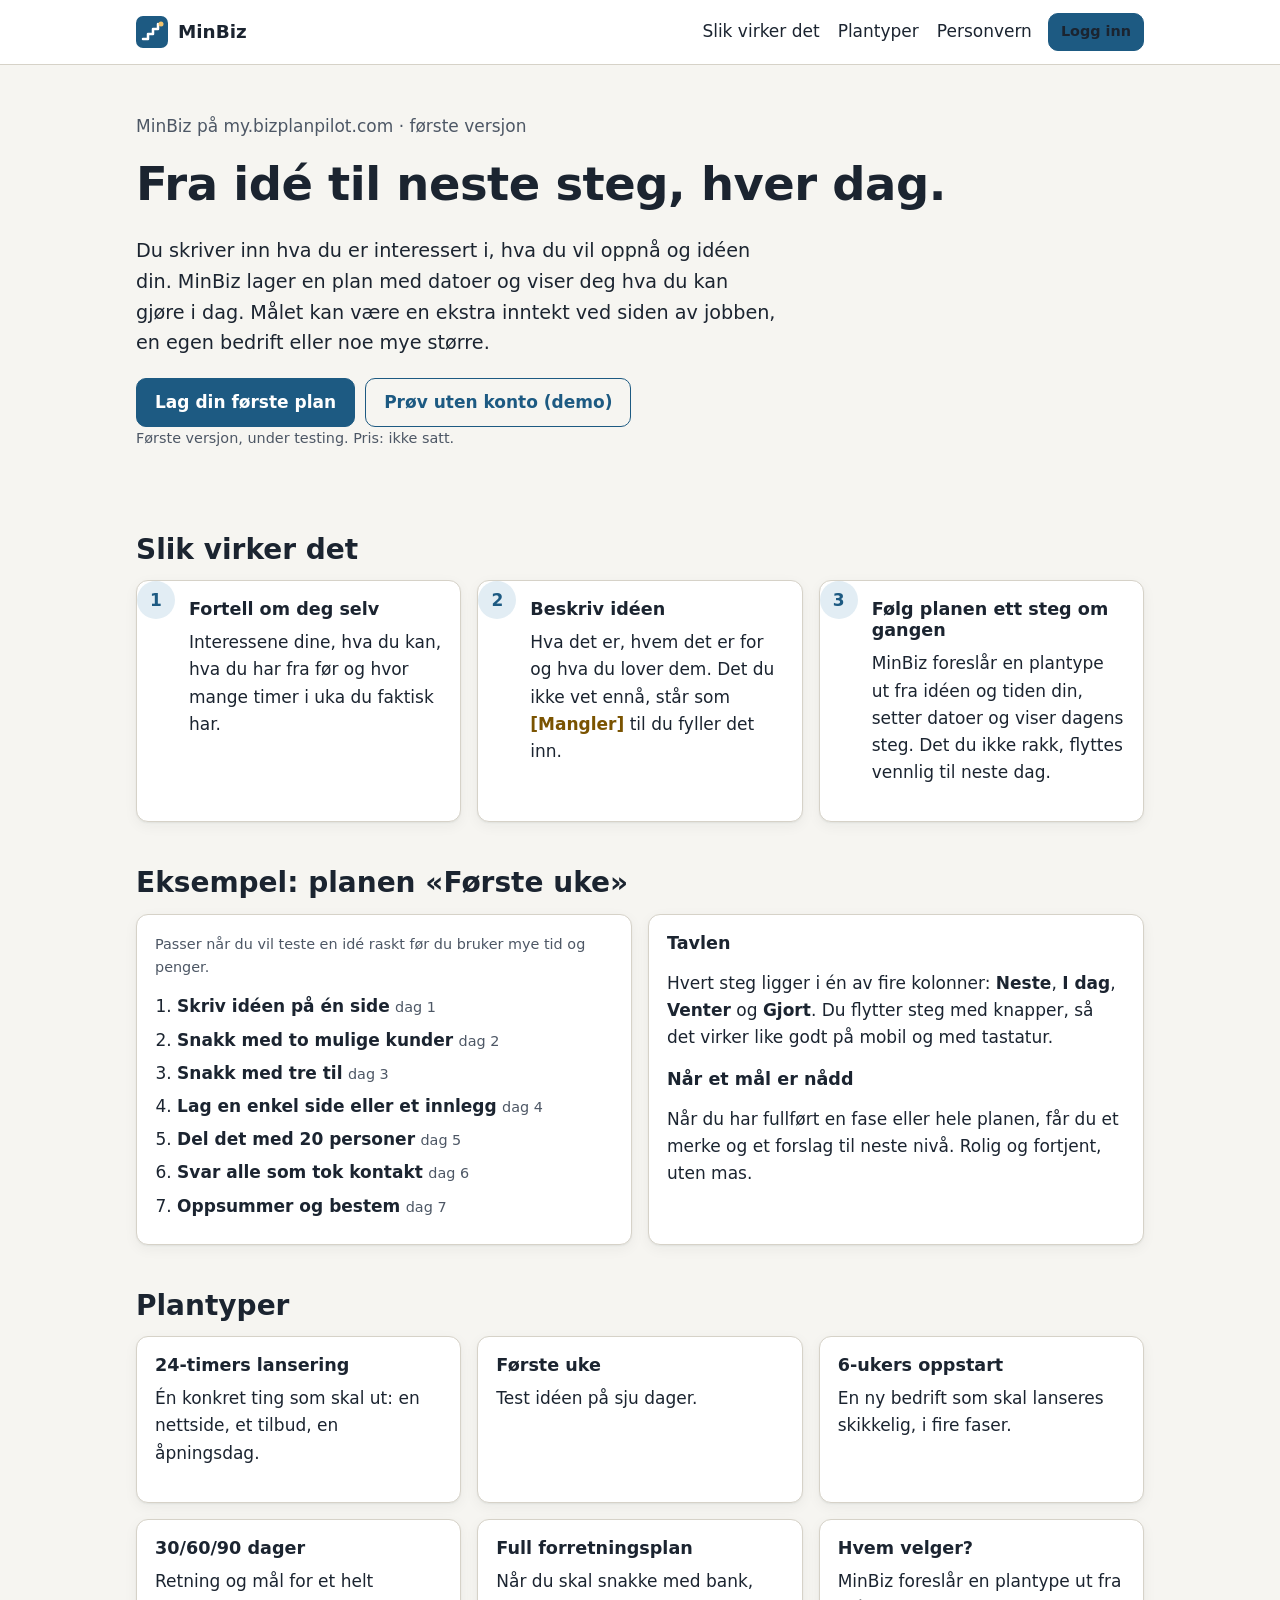
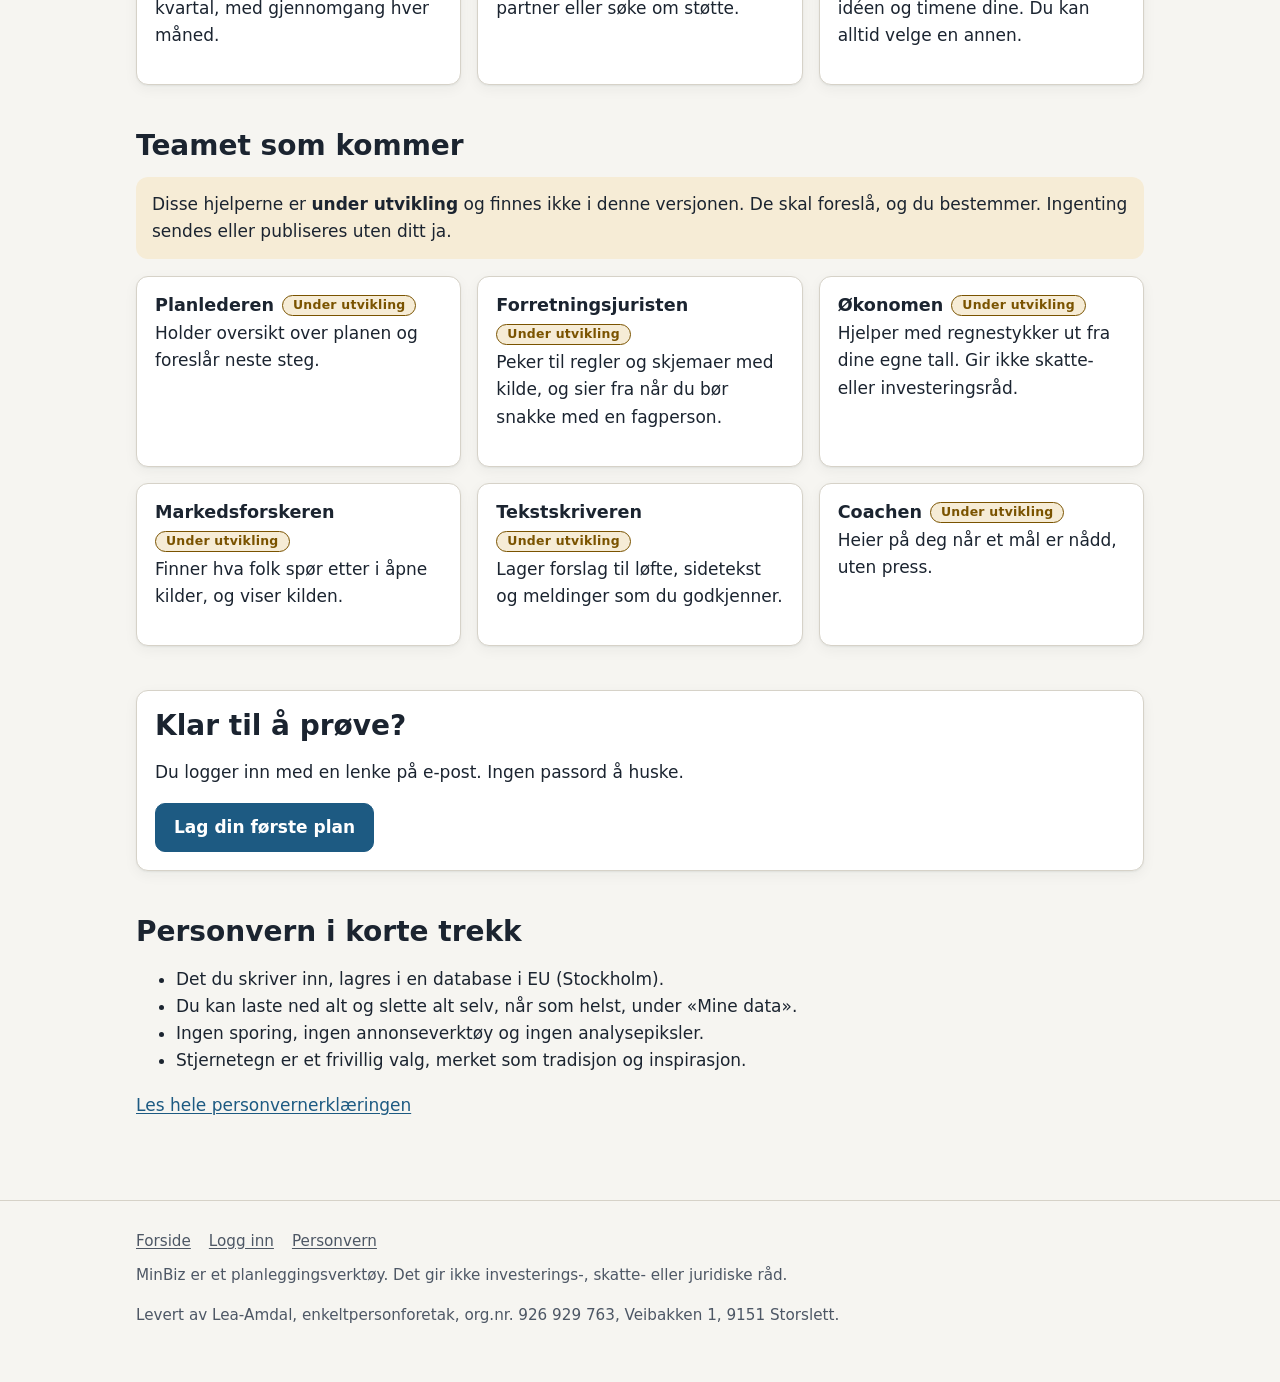
<file: index.html>
<!doctype html>
<html lang="nb">
<head>
<meta charset="utf-8">
<meta name="viewport" content="width=device-width, initial-scale=1">
<meta http-equiv="Content-Security-Policy" content="default-src 'self'; img-src 'self' data:; style-src 'self'; script-src 'self'; connect-src 'none'; base-uri 'self'; form-action 'self'">
<meta name="referrer" content="strict-origin-when-cross-origin">
<title>MinBiz: fra idé til neste steg, hver dag</title>
<meta name="description" content="MinBiz gjør interessene, ambisjonene og idéen din om til en plan med datoer og ett tydelig steg om gangen. Første versjon, uten sporing.">
<link rel="icon" href="favicon.svg" type="image/svg+xml">
<link rel="stylesheet" href="style.css">
</head>
<body>
<a class="skip" href="#main">Hopp til innholdet</a>
<header class="top">
  <div class="wrap">
    <a class="brand" href="./" aria-label="MinBiz, forsiden">
      <svg viewBox="0 0 64 64" aria-hidden="true"><rect width="64" height="64" rx="14" fill="#1d5a82"/><path d="M14 46h10V36h10V26h10V16" fill="none" stroke="#fff" stroke-width="5" stroke-linecap="round" stroke-linejoin="round"/><circle cx="50" cy="16" r="5" fill="#f2c46d"/></svg>
      MinBiz
    </a>
    <nav aria-label="Hovedmeny">
      <a href="#slik-virker-det">Slik virker det</a>
      <a href="#plantyper">Plantyper</a>
      <a href="personvern.html">Personvern</a>
      <a class="btn small" href="app.html">Logg inn</a>
    </nav>
  </div>
</header>

<main id="main">
  <section class="hero wrap" aria-labelledby="h1">
    <p class="muted">MinBiz på my.bizplanpilot.com · første versjon</p>
    <h1 id="h1">Fra idé til neste steg, hver dag.</h1>
    <p class="lead">Du skriver inn hva du er interessert i, hva du vil oppnå og idéen din. MinBiz lager en plan med datoer og viser deg hva du kan gjøre i dag. Målet kan være en ekstra inntekt ved siden av jobben, en egen bedrift eller noe mye større.</p>
    <div class="btnrow">
      <a class="btn" href="app.html">Lag din første plan</a>
      <a class="btn ghost" href="app.html?demo=1">Prøv uten konto (demo)</a>
    </div>
    <p class="muted small">Første versjon, under testing. Pris: ikke satt.</p>
  </section>

  <section class="block wrap" id="slik-virker-det" aria-labelledby="h-how">
    <h2 id="h-how">Slik virker det</h2>
    <ol class="steps3 grid three">
      <li class="card">
        <h3>Fortell om deg selv</h3>
        <p>Interessene dine, hva du kan, hva du har fra før og hvor mange timer i uka du faktisk har.</p>
      </li>
      <li class="card">
        <h3>Beskriv idéen</h3>
        <p>Hva det er, hvem det er for og hva du lover dem. Det du ikke vet ennå, står som <span class="missing">[Mangler]</span> til du fyller det inn.</p>
      </li>
      <li class="card">
        <h3>Følg planen ett steg om gangen</h3>
        <p>MinBiz foreslår en plantype ut fra idéen og tiden din, setter datoer og viser dagens steg. Det du ikke rakk, flyttes vennlig til neste dag.</p>
      </li>
    </ol>
  </section>

  <section class="block wrap" aria-labelledby="h-example">
    <h2 id="h-example">Eksempel: planen «Første uke»</h2>
    <div class="grid two">
      <div class="card plan-example">
        <p class="muted small">Passer når du vil teste en idé raskt før du bruker mye tid og penger.</p>
        <ol>
          <li><b>Skriv idéen på én side</b> <span class="when">dag 1</span></li>
          <li><b>Snakk med to mulige kunder</b> <span class="when">dag 2</span></li>
          <li><b>Snakk med tre til</b> <span class="when">dag 3</span></li>
          <li><b>Lag en enkel side eller et innlegg</b> <span class="when">dag 4</span></li>
          <li><b>Del det med 20 personer</b> <span class="when">dag 5</span></li>
          <li><b>Svar alle som tok kontakt</b> <span class="when">dag 6</span></li>
          <li><b>Oppsummer og bestem</b> <span class="when">dag 7</span></li>
        </ol>
      </div>
      <div class="card stack">
        <h3>Tavlen</h3>
        <p>Hvert steg ligger i én av fire kolonner: <b>Neste</b>, <b>I dag</b>, <b>Venter</b> og <b>Gjort</b>. Du flytter steg med knapper, så det virker like godt på mobil og med tastatur.</p>
        <h3>Når et mål er nådd</h3>
        <p>Når du har fullført en fase eller hele planen, får du et merke og et forslag til neste nivå. Rolig og fortjent, uten mas.</p>
      </div>
    </div>
  </section>

  <section class="block wrap" id="plantyper" aria-labelledby="h-types">
    <h2 id="h-types">Plantyper</h2>
    <div class="grid three">
      <div class="card"><h3>24-timers lansering</h3><p>Én konkret ting som skal ut: en nettside, et tilbud, en åpningsdag.</p></div>
      <div class="card"><h3>Første uke</h3><p>Test idéen på sju dager.</p></div>
      <div class="card"><h3>6-ukers oppstart</h3><p>En ny bedrift som skal lanseres skikkelig, i fire faser.</p></div>
      <div class="card"><h3>30/60/90 dager</h3><p>Retning og mål for et helt kvartal, med gjennomgang hver måned.</p></div>
      <div class="card"><h3>Full forretningsplan</h3><p>Når du skal snakke med bank, partner eller søke om støtte.</p></div>
      <div class="card"><h3>Hvem velger?</h3><p>MinBiz foreslår en plantype ut fra idéen og timene dine. Du kan alltid velge en annen.</p></div>
    </div>
  </section>

  <section class="block wrap" aria-labelledby="h-agents">
    <h2 id="h-agents">Teamet som kommer</h2>
    <p class="note warn">Disse hjelperne er <b>under utvikling</b> og finnes ikke i denne versjonen. De skal foreslå, og du bestemmer. Ingenting sendes eller publiseres uten ditt ja.</p>
    <ul class="agents grid three">
      <li class="card"><h3>Planlederen <span class="tag soon">Under utvikling</span></h3><p>Holder oversikt over planen og foreslår neste steg.</p></li>
      <li class="card"><h3>Forretningsjuristen <span class="tag soon">Under utvikling</span></h3><p>Peker til regler og skjemaer med kilde, og sier fra når du bør snakke med en fagperson.</p></li>
      <li class="card"><h3>Økonomen <span class="tag soon">Under utvikling</span></h3><p>Hjelper med regnestykker ut fra dine egne tall. Gir ikke skatte- eller investeringsråd.</p></li>
      <li class="card"><h3>Markedsforskeren <span class="tag soon">Under utvikling</span></h3><p>Finner hva folk spør etter i åpne kilder, og viser kilden.</p></li>
      <li class="card"><h3>Tekstskriveren <span class="tag soon">Under utvikling</span></h3><p>Lager forslag til løfte, sidetekst og meldinger som du godkjenner.</p></li>
      <li class="card"><h3>Coachen <span class="tag soon">Under utvikling</span></h3><p>Heier på deg når et mål er nådd, uten press.</p></li>
    </ul>
  </section>

  <section class="block wrap" aria-labelledby="h-start">
    <div class="card stack">
      <h2 id="h-start">Klar til å prøve?</h2>
      <p>Du logger inn med en lenke på e-post. Ingen passord å huske.</p>
      <div class="btnrow"><a class="btn" href="app.html">Lag din første plan</a></div>
    </div>
  </section>

  <section class="block wrap" id="personvern" aria-labelledby="h-privacy">
    <h2 id="h-privacy">Personvern i korte trekk</h2>
    <ul>
      <li>Det du skriver inn, lagres i en database i EU (Stockholm).</li>
      <li>Du kan laste ned alt og slette alt selv, når som helst, under «Mine data».</li>
      <li>Ingen sporing, ingen annonseverktøy og ingen analysepiksler.</li>
      <li>Stjernetegn er et frivillig valg, merket som tradisjon og inspirasjon.</li>
    </ul>
    <p><a href="personvern.html">Les hele personvernerklæringen</a></p>
  </section>
</main>

<footer class="foot">
  <div class="wrap">
    <ul>
      <li><a href="./">Forside</a></li>
      <li><a href="app.html">Logg inn</a></li>
      <li><a href="personvern.html">Personvern</a></li>
    </ul>
    <p>MinBiz er et planleggingsverktøy. Det gir ikke investerings-, skatte- eller juridiske råd.</p>
    <p>Levert av Lea-Amdal, enkeltpersonforetak, org.nr. 926 929 763, Veibakken 1, 9151 Storslett.</p>
  </div>
</footer>
</body>
</html>
</file>
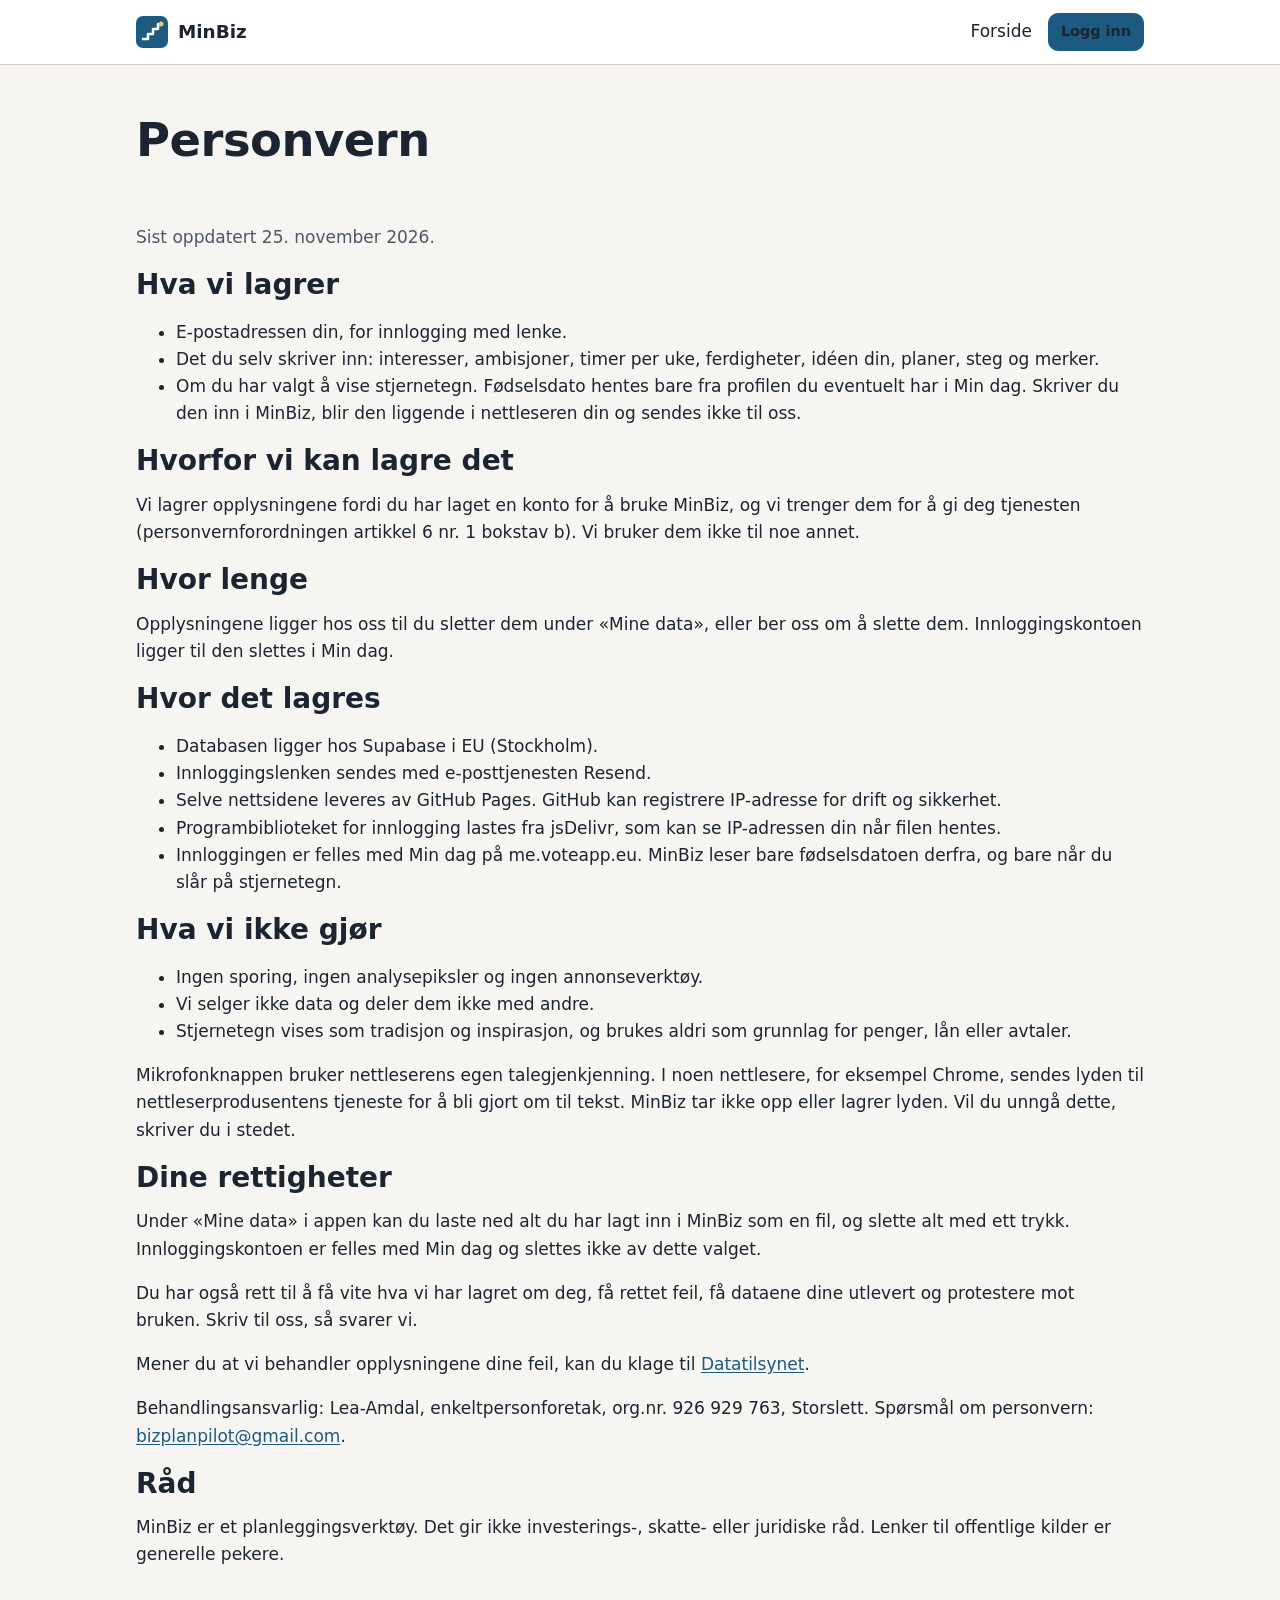
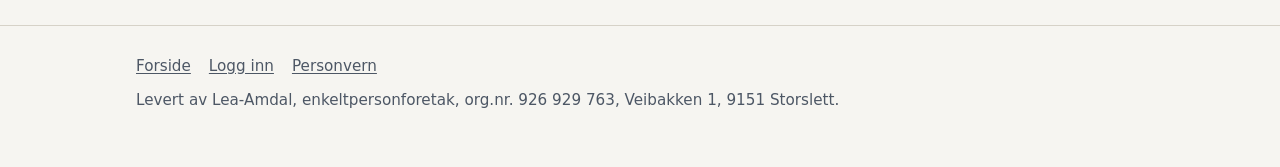
<file: personvern.html>
<!doctype html>
<html lang="nb">
<head>
<meta charset="utf-8">
<meta name="viewport" content="width=device-width, initial-scale=1">
<meta http-equiv="Content-Security-Policy" content="default-src 'self'; img-src 'self' data:; style-src 'self'; script-src 'self'; connect-src 'none'; base-uri 'self'; form-action 'self'">
<meta name="referrer" content="strict-origin-when-cross-origin">
<title>Personvern i MinBiz</title>
<meta name="description" content="Hva MinBiz lagrer, hvor det lagres, og hvordan du laster ned eller sletter dataene dine. Ingen sporing.">
<link rel="icon" href="favicon.svg" type="image/svg+xml">
<link rel="stylesheet" href="style.css">
</head>
<body>
<a class="skip" href="#main">Hopp til innholdet</a>
<header class="top">
  <div class="wrap">
    <a class="brand" href="./" aria-label="MinBiz, forsiden">
      <svg viewBox="0 0 64 64" aria-hidden="true"><rect width="64" height="64" rx="14" fill="#1d5a82"/><path d="M14 46h10V36h10V26h10V16" fill="none" stroke="#fff" stroke-width="5" stroke-linecap="round" stroke-linejoin="round"/><circle cx="50" cy="16" r="5" fill="#f2c46d"/></svg>
      MinBiz
    </a>
    <nav aria-label="Hovedmeny">
      <a href="./">Forside</a>
      <a class="btn small" href="app.html">Logg inn</a>
    </nav>
  </div>
</header>

<main id="main" class="wrap">
  <h1 class="hero">Personvern</h1>
  <p class="muted">Sist oppdatert 25. november 2026.</p>

  <h2>Hva vi lagrer</h2>
  <ul>
    <li>E-postadressen din, for innlogging med lenke.</li>
    <li>Det du selv skriver inn: interesser, ambisjoner, timer per uke, ferdigheter, idéen din, planer, steg og merker.</li>
    <li>Om du har valgt å vise stjernetegn. Fødselsdato hentes bare fra profilen du eventuelt har i Min dag. Skriver du den inn i MinBiz, blir den liggende i nettleseren din og sendes ikke til oss.</li>
  </ul>

  <h2>Hvorfor vi kan lagre det</h2>
  <p>Vi lagrer opplysningene fordi du har laget en konto for å bruke MinBiz, og vi trenger dem for å gi deg tjenesten (personvernforordningen artikkel 6 nr. 1 bokstav b). Vi bruker dem ikke til noe annet.</p>

  <h2>Hvor lenge</h2>
  <p>Opplysningene ligger hos oss til du sletter dem under «Mine data», eller ber oss om å slette dem. Innloggingskontoen ligger til den slettes i Min dag.</p>

  <h2>Hvor det lagres</h2>
  <ul>
    <li>Databasen ligger hos Supabase i EU (Stockholm).</li>
    <li>Innloggingslenken sendes med e-posttjenesten Resend.</li>
    <li>Selve nettsidene leveres av GitHub Pages. GitHub kan registrere IP-adresse for drift og sikkerhet.</li>
    <li>Programbiblioteket for innlogging lastes fra jsDelivr, som kan se IP-adressen din når filen hentes.</li>
    <li>Innloggingen er felles med Min dag på me.voteapp.eu. MinBiz leser bare fødselsdatoen derfra, og bare når du slår på stjernetegn.</li>
  </ul>

  <h2>Hva vi ikke gjør</h2>
  <ul>
    <li>Ingen sporing, ingen analysepiksler og ingen annonseverktøy.</li>
    <li>Vi selger ikke data og deler dem ikke med andre.</li>
    <li>Stjernetegn vises som tradisjon og inspirasjon, og brukes aldri som grunnlag for penger, lån eller avtaler.</li>
  </ul>
  <p>Mikrofonknappen bruker nettleserens egen talegjenkjenning. I noen nettlesere, for eksempel Chrome, sendes lyden til nettleserprodusentens tjeneste for å bli gjort om til tekst. MinBiz tar ikke opp eller lagrer lyden. Vil du unngå dette, skriver du i stedet.</p>

  <h2>Dine rettigheter</h2>
  <p>Under «Mine data» i appen kan du laste ned alt du har lagt inn i MinBiz som en fil, og slette alt med ett trykk. Innloggingskontoen er felles med Min dag og slettes ikke av dette valget.</p>
  <p>Du har også rett til å få vite hva vi har lagret om deg, få rettet feil, få dataene dine utlevert og protestere mot bruken. Skriv til oss, så svarer vi.</p>
  <p>Mener du at vi behandler opplysningene dine feil, kan du klage til <a href="https://www.datatilsynet.no/">Datatilsynet</a>.</p>
  <p>Behandlingsansvarlig: Lea-Amdal, enkeltpersonforetak, org.nr. 926 929 763, Storslett. Spørsmål om personvern: <a href="mailto:bizplanpilot@gmail.com">bizplanpilot@gmail.com</a>.</p>

  <h2>Råd</h2>
  <p>MinBiz er et planleggingsverktøy. Det gir ikke investerings-, skatte- eller juridiske råd. Lenker til offentlige kilder er generelle pekere.</p>
</main>

<footer class="foot">
  <div class="wrap">
    <ul>
      <li><a href="./">Forside</a></li>
      <li><a href="app.html">Logg inn</a></li>
      <li><a href="personvern.html">Personvern</a></li>
    </ul>
    <p>Levert av Lea-Amdal, enkeltpersonforetak, org.nr. 926 929 763, Veibakken 1, 9151 Storslett.</p>
  </div>
</footer>
</body>
</html>
</file>
<file: style.css>
/* MinBiz: felles stil. Rolig, nordisk, lys og mørk modus. */
:root {
  --bg: #f6f5f1;
  --surface: #ffffff;
  --surface-2: #eeece6;
  --ink: #1b2430;
  --muted: #4d5765;
  --line: #d6d2c8;
  --accent: #1d5a82;
  --accent-ink: #ffffff;
  --accent-soft: #e2edf4;
  --ok: #24693f;
  --ok-soft: #e3f1e8;
  --warn: #7a5300;
  --warn-soft: #f6ecd6;
  --focus: #b3561d;
  --radius: 12px;
  --shadow: 0 1px 2px rgba(20, 30, 40, .06), 0 4px 14px rgba(20, 30, 40, .05);
  color-scheme: light;
}
@media (prefers-color-scheme: dark) {
  :root:not([data-theme="light"]) {
    --bg: #11161c;
    --surface: #19212a;
    --surface-2: #212b36;
    --ink: #e7ebef;
    --muted: #a9b3bf;
    --line: #2f3a46;
    --accent: #8cc0e4;
    --accent-ink: #0d1b26;
    --accent-soft: #1d3142;
    --ok: #7fd3a0;
    --ok-soft: #173326;
    --warn: #e6bd62;
    --warn-soft: #362b12;
    --focus: #f0a46c;
    --shadow: none;
    color-scheme: dark;
  }
}
:root[data-theme="dark"] {
  --bg: #11161c; --surface: #19212a; --surface-2: #212b36; --ink: #e7ebef; --muted: #a9b3bf;
  --line: #2f3a46; --accent: #8cc0e4; --accent-ink: #0d1b26; --accent-soft: #1d3142;
  --ok: #7fd3a0; --ok-soft: #173326; --warn: #e6bd62; --warn-soft: #362b12; --focus: #f0a46c;
  --shadow: none; color-scheme: dark;
}

* { box-sizing: border-box; }
[hidden] { display: none !important; }
html { -webkit-text-size-adjust: 100%; }
body {
  margin: 0;
  background: var(--bg);
  color: var(--ink);
  font: 17px/1.6 system-ui, -apple-system, "Segoe UI", Roboto, "Helvetica Neue", Arial, sans-serif;
  overflow-x: hidden;
}
img, svg { max-width: 100%; height: auto; }
a { color: var(--accent); text-underline-offset: 2px; }
a:hover { text-decoration-thickness: 2px; }
:focus-visible { outline: 3px solid var(--focus); outline-offset: 2px; border-radius: 4px; }
h1, h2, h3 { line-height: 1.2; margin: 0 0 .5em; }
h1 { font-size: clamp(1.9rem, 6vw, 2.9rem); letter-spacing: -.01em; }
h2 { font-size: clamp(1.35rem, 4vw, 1.75rem); }
h3 { font-size: 1.1rem; }
p { margin: 0 0 1em; }
.wrap { max-width: 1040px; margin: 0 auto; padding: 0 16px; }
.muted { color: var(--muted); }
.small { font-size: .9rem; }
.sr-only { position: absolute; width: 1px; height: 1px; padding: 0; margin: -1px; overflow: hidden; clip: rect(0 0 0 0); white-space: nowrap; border: 0; }
.skip { position: absolute; left: 8px; top: -60px; background: var(--surface); color: var(--ink); padding: 8px 12px; border-radius: 8px; z-index: 10; }
.skip:focus { top: 8px; }

/* Topp og bunn */
.top { border-bottom: 1px solid var(--line); background: var(--surface); }
.top .wrap { display: flex; align-items: center; justify-content: space-between; gap: 12px; min-height: 64px; flex-wrap: wrap; }
.brand { display: inline-flex; align-items: center; gap: 10px; font-weight: 700; font-size: 1.15rem; color: var(--ink); text-decoration: none; }
.brand svg { width: 32px; height: 32px; }
.top nav { display: flex; gap: 6px 14px; flex-wrap: wrap; align-items: center; }
.top nav a { color: var(--ink); text-decoration: none; padding: 6px 2px; }
.top nav a:hover { text-decoration: underline; }
footer.foot { border-top: 1px solid var(--line); margin-top: 56px; padding: 28px 0 40px; color: var(--muted); font-size: .95rem; }
footer.foot a { color: var(--muted); }
footer.foot ul { list-style: none; padding: 0; margin: 0 0 10px; display: flex; gap: 8px 18px; flex-wrap: wrap; }

/* Knapper og skjema */
.btn {
  display: inline-flex; align-items: center; justify-content: center; gap: 8px;
  min-height: 44px; padding: 10px 18px; border-radius: 10px; border: 1px solid var(--accent);
  background: var(--accent); color: var(--accent-ink); font: inherit; font-weight: 600;
  text-decoration: none; cursor: pointer;
}
.btn:hover { filter: brightness(1.08); }
.btn.ghost { background: transparent; color: var(--accent); }
.btn.quiet { background: var(--surface-2); color: var(--ink); border-color: var(--line); }
.btn.small { min-height: 36px; padding: 6px 12px; font-size: .9rem; }
.btn.danger { background: transparent; color: var(--ink); border-color: var(--warn); }
.btn[disabled] { opacity: .6; cursor: not-allowed; }
.btnrow { display: flex; gap: 10px; flex-wrap: wrap; align-items: center; }
label { display: block; font-weight: 600; margin: 0 0 4px; }
.hint { display: block; font-weight: 400; color: var(--muted); font-size: .9rem; }
input[type="text"], input[type="email"], input[type="number"], input[type="date"], textarea, select {
  width: 100%; font: inherit; color: var(--ink); background: var(--surface);
  border: 1px solid var(--muted); border-radius: 8px; padding: 10px 12px; min-height: 44px;
}
textarea { min-height: 96px; resize: vertical; }
.field { margin: 0 0 18px; }
.check { display: flex; gap: 10px; align-items: flex-start; font-weight: 400; }
.check input { width: 22px; height: 22px; margin-top: 3px; flex: none; }
fieldset { border: 1px solid var(--line); border-radius: var(--radius); padding: 12px 14px; margin: 0 0 18px; }
legend { font-weight: 700; padding: 0 6px; }

/* Kort og flater */
.card { background: var(--surface); border: 1px solid var(--line); border-radius: var(--radius); padding: 18px; box-shadow: var(--shadow); }
.stack > * + * { margin-top: 16px; }
.grid { display: grid; gap: 16px; }
@media (min-width: 720px) {
  .grid.two { grid-template-columns: 1fr 1fr; }
  .grid.three { grid-template-columns: repeat(3, 1fr); }
}
.tag {
  display: inline-block; font-size: .78rem; font-weight: 700; letter-spacing: .02em;
  padding: 2px 10px; border-radius: 99px; border: 1px solid currentColor; white-space: nowrap;
}
.tag.soon { color: var(--warn); background: var(--warn-soft); }
.tag.trad { color: var(--warn); background: var(--warn-soft); }
.tag.ok { color: var(--ok); background: var(--ok-soft); }
.tag.demo { color: var(--accent); background: var(--accent-soft); }
.missing { color: var(--warn); font-weight: 600; }
.note { background: var(--accent-soft); border-radius: var(--radius); padding: 14px 16px; }
.note.ok { background: var(--ok-soft); }
.note.warn { background: var(--warn-soft); }

/* Forside */
.hero { padding-top: 48px; padding-bottom: 32px; }
.hero .lead { font-size: 1.2rem; max-width: 40rem; color: var(--ink); }
.steps3 { counter-reset: s; list-style: none; padding: 0; margin: 0; }
.steps3 li { counter-increment: s; position: relative; padding-left: 52px; }
.steps3 li::before {
  content: counter(s); position: absolute; left: 0; top: 0; width: 38px; height: 38px; border-radius: 50%;
  display: grid; place-items: center; font-weight: 700; background: var(--accent-soft); color: var(--accent);
}
section.block { padding-top: 36px; padding-bottom: 8px; }
.plan-example ol { padding-left: 1.3em; margin: 0; }
.plan-example li { margin: 6px 0; }
.plan-example .when { color: var(--muted); font-size: .9rem; }
.agents { list-style: none; padding: 0; margin: 0; }
.agents li h3 { margin-bottom: 4px; display: flex; gap: 8px; align-items: center; flex-wrap: wrap; }

/* App */
.appnav { display: flex; gap: 6px; overflow-x: auto; padding: 10px 0; border-bottom: 1px solid var(--line); margin-bottom: 20px; scrollbar-width: thin; }
.appnav button {
  font: inherit; border: 1px solid transparent; background: transparent; color: var(--ink);
  padding: 8px 12px; border-radius: 8px; cursor: pointer; white-space: nowrap; min-height: 44px;
}
.appnav button[aria-current="page"] { background: var(--accent-soft); border-color: var(--accent); color: var(--ink); font-weight: 700; }
.view[hidden] { display: none; }
.chips { display: flex; flex-wrap: wrap; gap: 8px; list-style: none; padding: 0; margin: 8px 0 0; }
.chips li { display: inline-flex; align-items: center; gap: 4px; background: var(--surface-2); border: 1px solid var(--line); border-radius: 99px; padding: 2px 4px 2px 12px; }
.chips button { border: 0; background: transparent; color: var(--muted); font: inherit; cursor: pointer; min-width: 32px; min-height: 32px; border-radius: 50%; }
.chips button:hover { color: var(--ink); }
.inline-add { display: flex; gap: 8px; }
.inline-add input { flex: 1; min-width: 0; }
progress { width: 100%; height: 14px; accent-color: var(--ok); }
.board { display: grid; gap: 12px; grid-template-columns: 1fr; }
@media (min-width: 900px) { .board { grid-template-columns: repeat(4, 1fr); } }
.col { background: var(--surface-2); border-radius: var(--radius); padding: 12px; min-width: 0; }
.col .colh { font-size: 1rem; display: flex; justify-content: space-between; margin: 0 0 .6em; }
.col ul { list-style: none; padding: 0; margin: 0; }
.col li + li { margin-top: 10px; }
.step { background: var(--surface); border: 1px solid var(--line); border-radius: 10px; padding: 12px; }
.step .t { font-weight: 700; margin: 0 0 2px; }
.step .d { font-size: .88rem; color: var(--muted); margin: 0 0 6px; }
.step ul.detail { list-style: disc; padding-left: 1.2em; margin: 0 0 8px; font-size: .92rem; }
.step ul.detail li + li { margin-top: 2px; }
.step .moves { display: flex; flex-wrap: wrap; gap: 6px; }
.today-list { list-style: none; padding: 0; margin: 0; }
.today-list li + li { margin-top: 10px; }
.ptypes { display: grid; gap: 10px; }
.ptype { display: flex; gap: 12px; align-items: flex-start; border: 1px solid var(--line); border-radius: 10px; padding: 12px; background: var(--surface); font-weight: 400; cursor: pointer; }
.ptype input { width: 22px; height: 22px; margin-top: 3px; flex: none; }
.ptype:has(input:checked) { border-color: var(--accent); background: var(--accent-soft); }
.ptype b { display: block; }
.preview { padding-left: 1.3em; }
.preview li { margin: 4px 0; }
.badge { display: inline-grid; place-items: center; width: 56px; height: 56px; border-radius: 50%; background: var(--ok-soft); color: var(--ok); border: 2px solid var(--ok); flex: none; }
.badge svg { width: 28px; height: 28px; }
.celebrate { display: flex; gap: 16px; align-items: flex-start; }
.merits { list-style: none; padding: 0; margin: 0; display: grid; gap: 8px; }
.merits li { display: flex; gap: 10px; align-items: center; }
.merits .dot { width: 12px; height: 12px; border-radius: 50%; background: var(--ok); flex: none; }
.sources { padding-left: 1.2em; }
.sources li { margin: 6px 0; }
.idea-card dl { margin: 0; display: grid; grid-template-columns: minmax(7rem, max-content) 1fr; gap: 6px 14px; }
.idea-card dt { font-weight: 700; }
.idea-card dd { margin: 0; overflow-wrap: anywhere; }
.toast { position: fixed; left: 50%; bottom: 16px; transform: translateX(-50%); max-width: calc(100% - 32px); background: var(--ink); color: var(--bg); padding: 10px 16px; border-radius: 10px; z-index: 20; }
.toast[hidden] { display: none; }
.demo-bar { background: var(--accent-soft); border-bottom: 1px solid var(--accent); padding: 8px 0; font-size: .95rem; }
@media (prefers-reduced-motion: no-preference) {
  .btn, .appnav button, .ptype { transition: background-color .15s ease, border-color .15s ease, filter .15s ease; }
}
@media print {
  .top, .appnav, footer.foot, .btn, .moves { display: none !important; }
}
/* Fremdrift fra idé til plan */
.flow { margin: 0 0 20px; }
.flow ol { list-style: none; padding: 0; margin: 0 0 6px; display: grid; grid-template-columns: repeat(5, minmax(0, 1fr)); gap: 6px; }
.flow button {
  width: 100%; min-height: 48px; font: inherit; color: var(--ink); background: var(--surface);
  border: 1px solid var(--line); border-radius: 10px; padding: 6px; cursor: pointer;
  display: flex; flex-direction: column; align-items: center; gap: 2px; text-align: center;
}
.flow .num { display: inline-grid; place-items: center; width: 30px; height: 30px; border-radius: 50%; border: 2px solid var(--muted); font-weight: 700; font-size: .9rem; }
.flow .lbl, .flow .s { display: none; }
.flow li.done .num { border-color: var(--ok); color: var(--ok); background: var(--ok-soft); }
.flow li.skipped .num { border-color: var(--warn); color: var(--warn); background: var(--warn-soft); border-style: dashed; }
.flow li.active .num { border-color: var(--accent); color: var(--accent); }
.flow button[aria-current="step"] { border-color: var(--accent); background: var(--accent-soft); box-shadow: inset 0 -3px 0 var(--accent); }
.flow li.done .s { color: var(--ok); }
.flow li.skipped .s { color: var(--warn); font-weight: 700; }
#flow-now { margin: 0; }
@media (min-width: 720px) {
  .flow .lbl { display: block; font-weight: 600; font-size: .85rem; line-height: 1.2; overflow-wrap: anywhere; }
  .flow .s { display: block; font-size: .78rem; color: var(--muted); }
  .flow button { min-height: 92px; }
}
.cards { list-style: none; padding: 0; margin: 0; display: grid; gap: 8px; }
.cards li { display: flex; gap: 8px; align-items: center; background: var(--surface-2); border: 1px solid var(--line); border-radius: 10px; padding: 6px 6px 6px 10px; }
.cards li.empty { background: transparent; border-style: dashed; padding: 8px 10px; }
.cards li.fav { border-color: var(--warn); }
.cards .txt { flex: 1; min-width: 0; overflow-wrap: anywhere; }
.iconbtn { flex: none; border: 1px solid var(--line); background: var(--surface); color: var(--ink); font: inherit; font-size: 1.1rem; min-width: 44px; min-height: 44px; border-radius: 8px; cursor: pointer; }
.iconbtn:hover { border-color: var(--accent); }
.iconbtn[aria-pressed="true"] { color: var(--warn); border-color: var(--warn); background: var(--warn-soft); }
.sugg { display: flex; flex-wrap: wrap; gap: 6px; align-items: center; }
.sugg button { font: inherit; font-size: .88rem; border: 1px dashed var(--muted); background: transparent; color: var(--ink); border-radius: 99px; padding: 4px 12px; min-height: 36px; cursor: pointer; }
.sugg button:hover { border-style: solid; }
.tag.idea { color: var(--accent); background: var(--accent-soft); }
.tag.ass, .tag.miss { color: var(--warn); background: var(--warn-soft); }
.areah { display: flex; gap: 8px 12px; align-items: baseline; justify-content: space-between; flex-wrap: wrap; }
.areah h3 { margin: 0; }
.linklist { list-style: none; padding: 0; margin: 0; display: grid; gap: 4px; }
.linklist a { display: inline-block; padding: 6px 0; overflow-wrap: anywhere; }
.finding-form { border-top: 1px solid var(--line); padding-top: 12px; }
.finding-form .field { margin-bottom: 12px; }
.finding-form textarea { min-height: 64px; }
.why { font-size: .92rem; color: var(--muted); margin: 2px 0 0; }
.toolsteps { padding-left: 1.3em; margin: 0; }
.toolsteps li + li, .agentlist li + li { margin-top: 10px; }
.agentlist { list-style: none; padding: 0; margin: 0; }
.basis { margin: 0; display: grid; grid-template-columns: minmax(8rem, max-content) 1fr; gap: 6px 14px; }
.basis dt { font-weight: 700; }
.basis dd { margin: 0; }
.preview .tag { margin-left: 6px; }
.linkish { background: none; border: 0; padding: 0; font: inherit; color: var(--accent); text-decoration: underline; text-underline-offset: 2px; cursor: pointer; }
.btnrow.end { justify-content: flex-end; }

/* Inspirasjon: ett spørsmål om gangen, Jeg står fast, eksempler, speiling */
.modebar { margin: 0 0 16px; }
.modebar button[aria-pressed="true"] { background: var(--accent-soft); border-color: var(--accent); font-weight: 700; }
.guide .q { display: block; font-size: 1.2rem; font-weight: 700; line-height: 1.3; margin: 0; }
.guide legend.q { padding: 0 6px; }
.guide .gq { margin: 0; }
.guide .hint { margin: 4px 0 0; }
.guide textarea { min-height: 120px; }
.guide progress { height: 8px; accent-color: var(--accent); }
.gprog { margin: 0; }
.microw { margin-top: 8px; }
.mic svg { width: 18px; height: 18px; flex: none; }
.mic[aria-pressed="true"] { background: var(--warn-soft); border-color: var(--warn); color: var(--ink); }
.stuck { border-color: var(--accent); }
.stuck h3 { margin: 0; }
.spark { border-top: 1px solid var(--line); padding-top: 12px; }
.spark .q { font-weight: 700; margin: 0; }
.spark textarea { min-height: 64px; }
.exercise { border-top: 1px solid var(--line); padding-top: 12px; }
.exercise h4 { margin: 0; font-size: 1.05rem; }
.clock { font-size: 2rem; font-weight: 700; font-variant-numeric: tabular-nums; margin: 0; }
.mirror p { margin: 0; }
.mirror b { font-weight: 700; }
.examples { list-style: none; padding: 0; margin: 0; display: grid; gap: 10px; }
.examples li { border: 1px dashed var(--muted); border-radius: 10px; padding: 10px 12px; }
.examples li p { margin: 0 0 6px; }
.cheer p { margin: 0; }
.cheer p + p { margin-top: 6px; }
.horo-line { display: block; margin-top: 6px; }
.pause p { margin: 0; }
</file>
